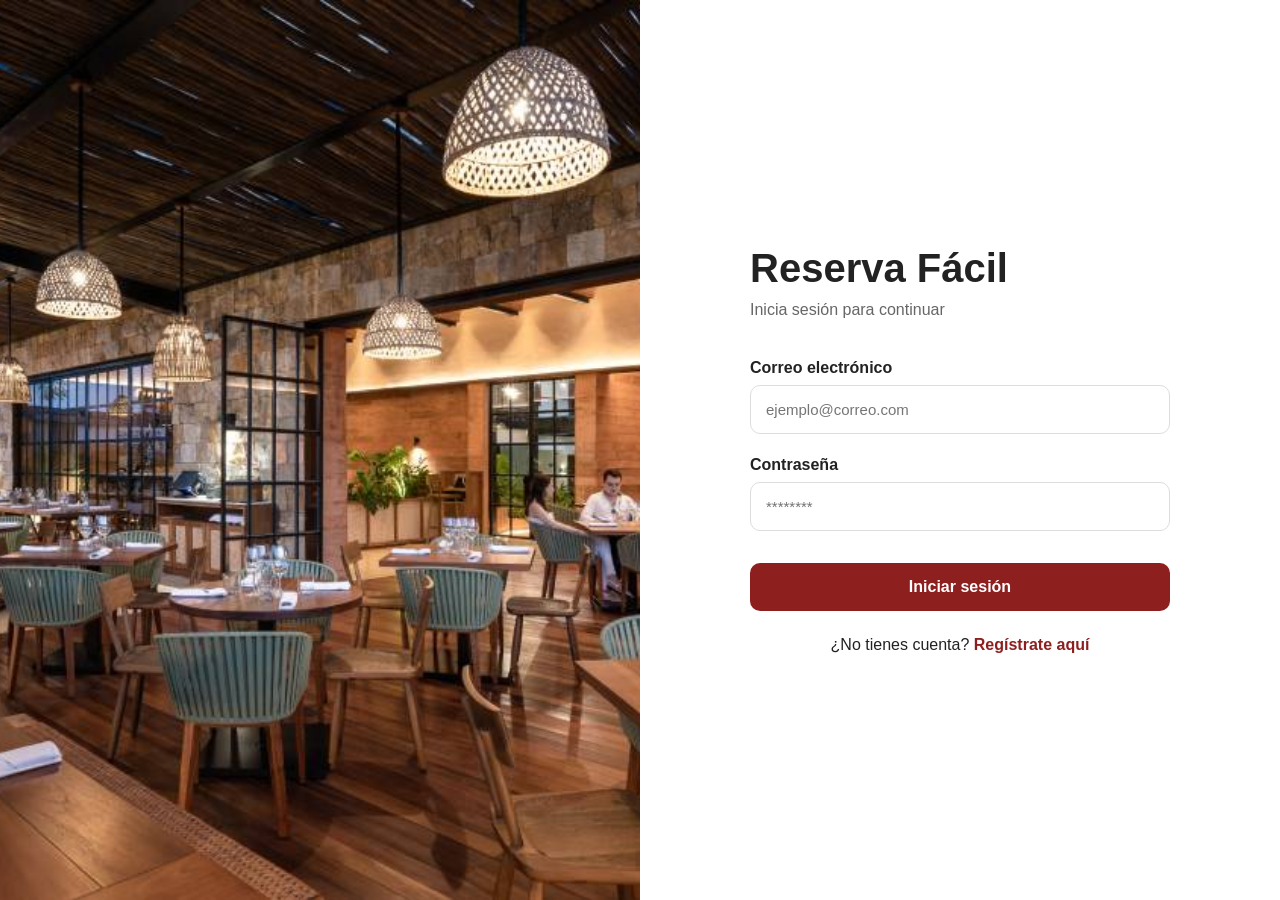
<file: index.html>
<!DOCTYPE html>
<html lang="es">

<head>
    <meta charset="UTF-8">
    <meta name="viewport" content="width=device-width, initial-scale=1.0">
    <title>Reserva Fácil | Iniciar sesión</title>

    <link rel="stylesheet" href="css/global.css">
    <link rel="stylesheet" href="css/auth.css">
</head>

<body>

    <div class="container">

        <!-- Imagen -->
        <div class="left">

            <img src="assets/img/restaurante.jpeg" alt="Restaurante">

        </div>

        <!-- Formulario -->
        <div class="right">

            <div class="login-box">

                <h1>Reserva Fácil</h1>

                <p class="subtitle">
                    Inicia sesión para continuar
                </p>

                <form id="formLogin">

                    <div class="input-group">

                        <label>Correo electrónico</label>

                        <input
                            id="correo"
                            type="email"
                            placeholder="ejemplo@correo.com"
                            required>

                    </div>

                    <div class="input-group">

                        <label>Contraseña</label>

                        <input
                            id="password"
                            type="password"
                            placeholder="********"
                            required>

                    </div>

                    <button type="submit">

                        Iniciar sesión

                    </button>

                </form>

                <p class="link">

                    ¿No tienes cuenta?

                    <a href="registro.html">

                        Regístrate aquí

                    </a>

                </p>

            </div>

        </div>

    </div>

    <script src="js/storage.js"></script>
    <script src="js/login.js"></script> 

</body>

</html>
</file>
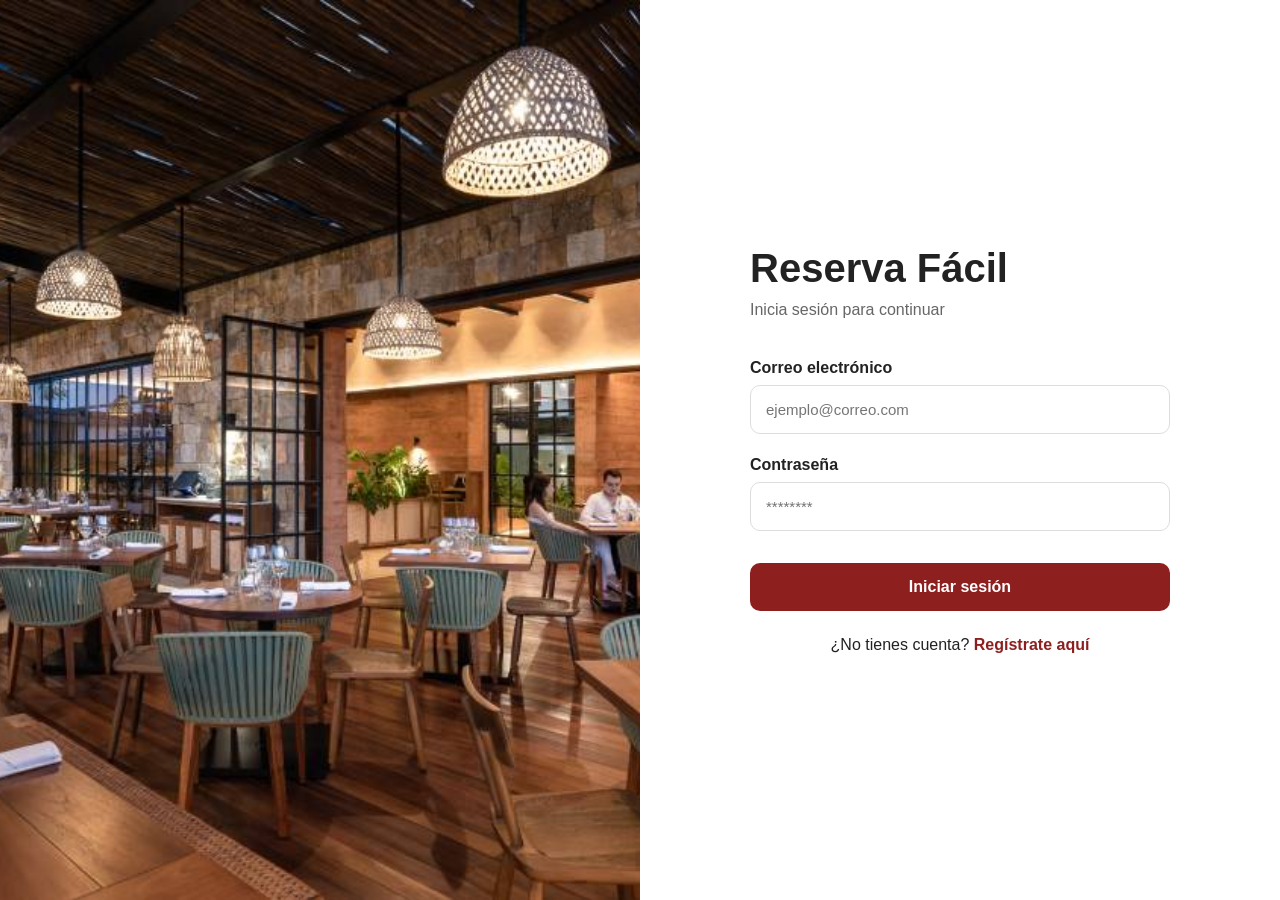
<file: confirmacion.html>
<!DOCTYPE html>
<html lang="es">

<head>

    <meta charset="UTF-8">

    <meta name="viewport" content="width=device-width, initial-scale=1.0">

    <title>Reserva Fácil | Confirmación</title>

    <link rel="stylesheet" href="css/global.css">
    <link rel="stylesheet" href="css/confirmacion.css">

    <link rel="stylesheet"
        href="https://cdnjs.cloudflare.com/ajax/libs/font-awesome/6.6.0/css/all.min.css">

</head>

<body>

    <main class="contenedor">

        <div class="check">

            <i class="fa-solid fa-circle-check"></i>

        </div>

        <h1>

            ¡Reserva confirmada!

        </h1>

        <p>

            Tu reservación se registró correctamente.

        </p>

        <div class="detalle">

            <div class="fila">

                <span>Restaurante</span>

                <strong id="restaurante"></strong>

            </div>

            <div class="fila">

                <span>Mesa</span>

                <strong id="mesa"></strong>

            </div>

            <div class="fila">

                <span>Fecha</span>

                <strong id="fecha"></strong>

            </div>

            <div class="fila">

                <span>Hora</span>

                <strong id="hora"></strong>

            </div>

        </div>

        <button id="volverInicio">

            Volver al inicio

        </button>

    </main>

    <script src="js/storage.js"></script>
    <script src="js/confirmacion.js"></script>

</body>

</html>
</file>
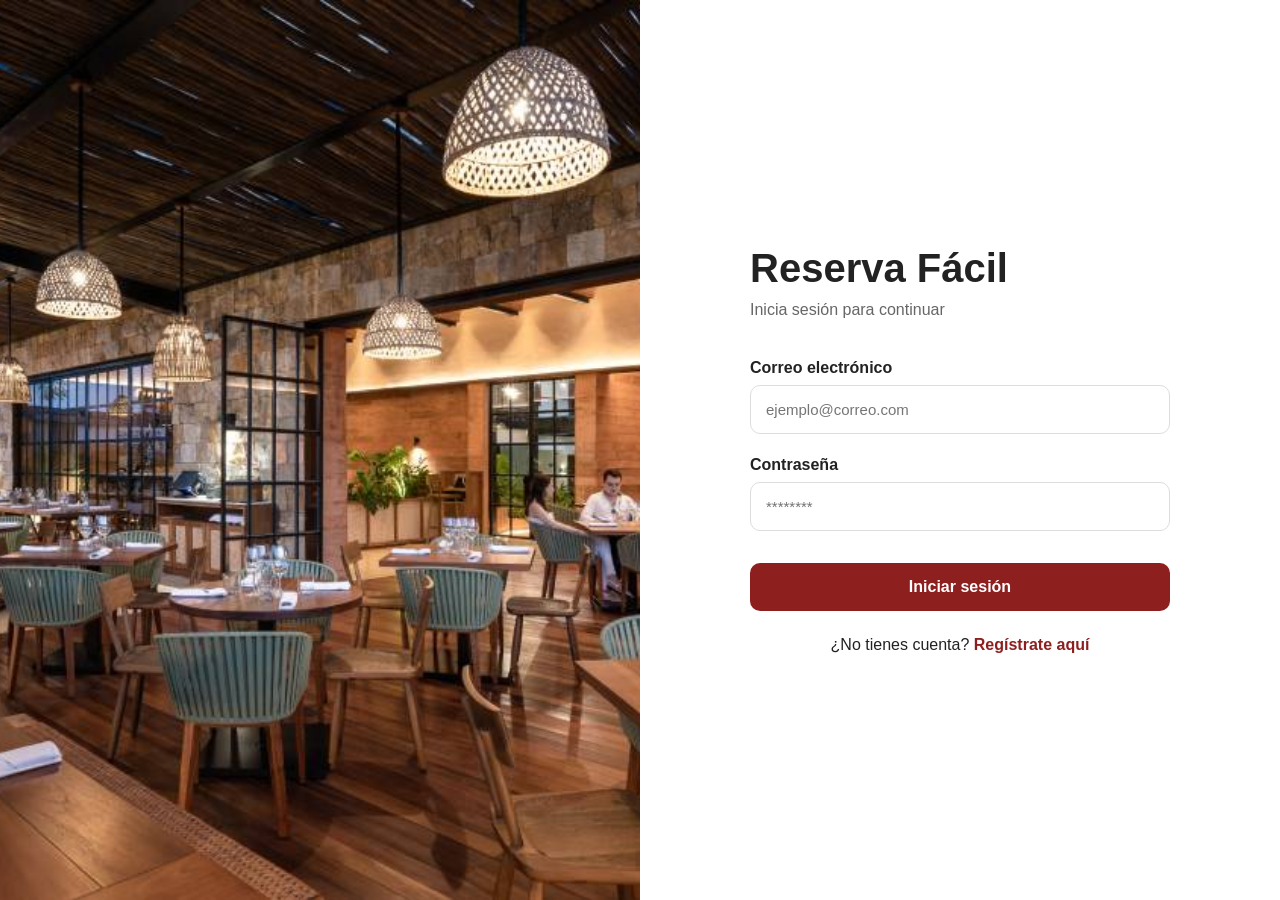
<file: detalle-restaurante.html>
<!DOCTYPE html>
<html lang="es">

<head>

    <meta charset="UTF-8">

    <meta name="viewport" content="width=device-width, initial-scale=1.0">

    <title>Reserva Fácil | Restaurante</title>

    <link rel="stylesheet" href="css/global.css">
    <link rel="stylesheet" href="css/detalle-restaurante.css">

    <link rel="stylesheet"
    href="https://cdnjs.cloudflare.com/ajax/libs/font-awesome/6.6.0/css/all.min.css">

</head>

<body>

<header>

    <button id="volver">

        <i class="fa-solid fa-arrow-left"></i>

    </button>

    <h2>Detalle del Restaurante</h2>

</header>

<main>

    <img
        src="assets/img/restaurante.jpeg"
        id="imagenRestaurante"
        class="imagenPrincipal"
        alt="Restaurante">

    <section class="informacion">

        <h1 id="nombreRestaurante"></h1>

        <p class="calificacion">

            ⭐⭐⭐⭐⭐ 4.8

        </p>

        <div class="datos">

            <p>

                🍽 <strong>Tipo:</strong>

                <span id="tipoComida">

                    Italiana

                </span>

            </p>

            <p>

                📍 <strong>Ubicación:</strong>

                Monterrey, Nuevo León

            </p>

            <p>

                🕒 <strong>Horario:</strong>

                1:00 PM - 11:00 PM

            </p>

        </div>

        <h3>

            Descripción

        </h3>

        <p id="descripcion">

            Restaurante familiar con platillos preparados al momento y ambiente acogedor.

        </p>

        <button id="reservar">

            Reservar mesa

        </button>

    </section>

</main>

<script src="js/storage.js"></script>
<script src="js/detalle-restaurante.js"></script>

</body>

</html>
</file>
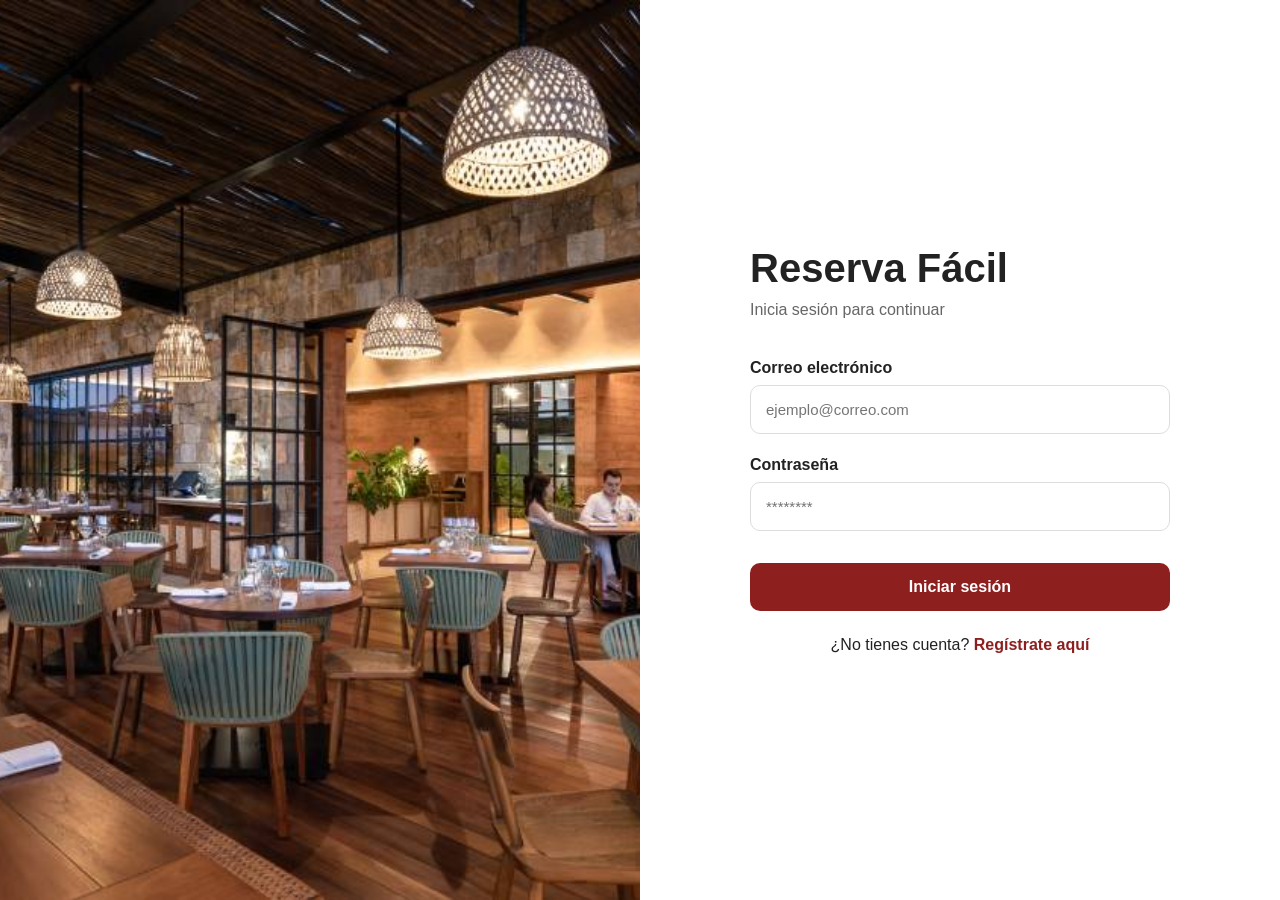
<file: inicio.html>
<!DOCTYPE html>
<html lang="es">

<head>

    <meta charset="UTF-8">

    <meta name="viewport" content="width=device-width, initial-scale=1.0">

    <title>Reserva Fácil | Inicio</title>

    <link rel="stylesheet" href="css/global.css">
    <link rel="stylesheet" href="css/inicio.css">

    <!-- Iconos -->
    <link rel="stylesheet"
        href="https://cdnjs.cloudflare.com/ajax/libs/font-awesome/6.6.0/css/all.min.css">

</head>

<body>

    <header>

    <div class="saludo">

        <div>

            <h2 id="nombreUsuario">Hola 👋</h2>

            <p>Encuentra tu restaurante favorito</p>

        </div>

        <div class="logout" id="cerrarSesion">

            <i class="fa-solid fa-right-from-bracket"></i>

        </div>

    </div>

</header>

    <main>

        <!-- Barra de búsqueda -->

        <div class="buscador">

            <i class="fa-solid fa-magnifying-glass"></i>

            <input
                type="text"
                placeholder="Buscar restaurante...">

        </div>

        <!-- Título -->

        <section class="titulo">

            <h3>Restaurantes populares</h3>

        </section>

        <!-- Tarjetas -->

        <section
            class="contenedor-restaurantes"
            id="contenedorRestaurantes">

        </section>

    </main>

    <!-- Barra inferior -->

    <nav>

    <a href="inicio.html" class="activo">

        <i class="fa-solid fa-house"></i>

        Inicio

    </a>

    <a href="mis-reservas.html">

        <i class="fa-solid fa-calendar-days"></i>

        Reservas

    </a>

    <a href="perfil.html">

        <i class="fa-solid fa-user"></i>

        Perfil

    </a>

</nav>

    <script src="js/storage.js"></script>
    <script src="js/inicio.js"></script>

</body>

</html>
</file>
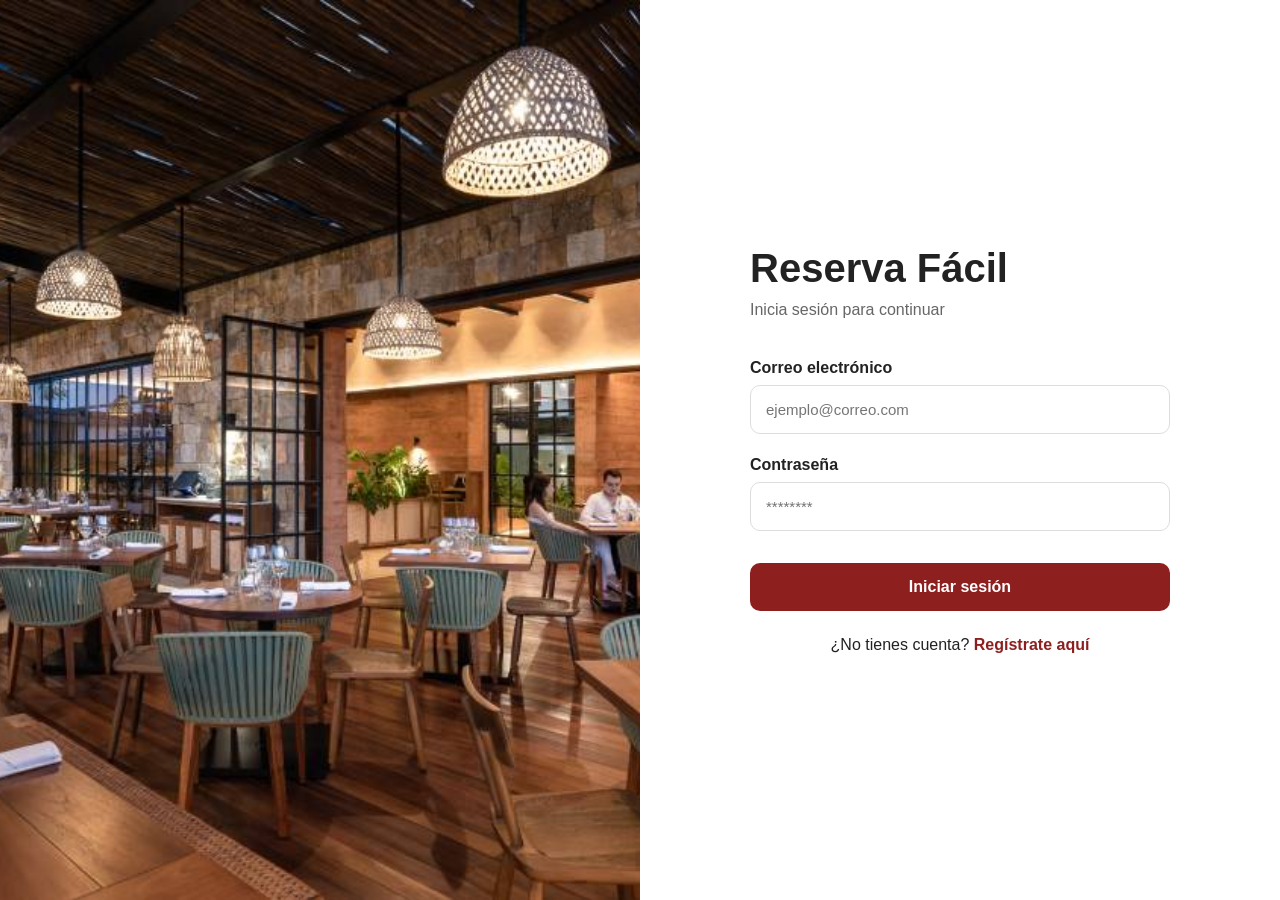
<file: mis-reservas.html>
<!DOCTYPE html>
<html lang="es">

<head>

    <meta charset="UTF-8">

    <meta name="viewport" content="width=device-width, initial-scale=1.0">

    <title>Reserva Fácil | Mis Reservas</title>

    <link rel="stylesheet" href="css/global.css">
    <link rel="stylesheet" href="css/reservas.css">

    <link rel="stylesheet"
    href="https://cdnjs.cloudflare.com/ajax/libs/font-awesome/6.6.0/css/all.min.css">

</head>

<body>

<header>

    <h2>

        Mis Reservas

    </h2>

</header>

<main>

    <div id="listaReservas">

    </div>

</main>

<nav>

    <a href="inicio.html">

        <i class="fa-solid fa-house"></i>

        Inicio

    </a>

    <a class="activo">

        <i class="fa-solid fa-calendar-days"></i>

        Reservas

    </a>

    <a href="perfil.html">

        <i class="fa-solid fa-user"></i>

        Perfil

    </a>

</nav>

<script src="js/storage.js"></script>
<script src="js/reservas.js"></script>

</body>

</html>
</file>
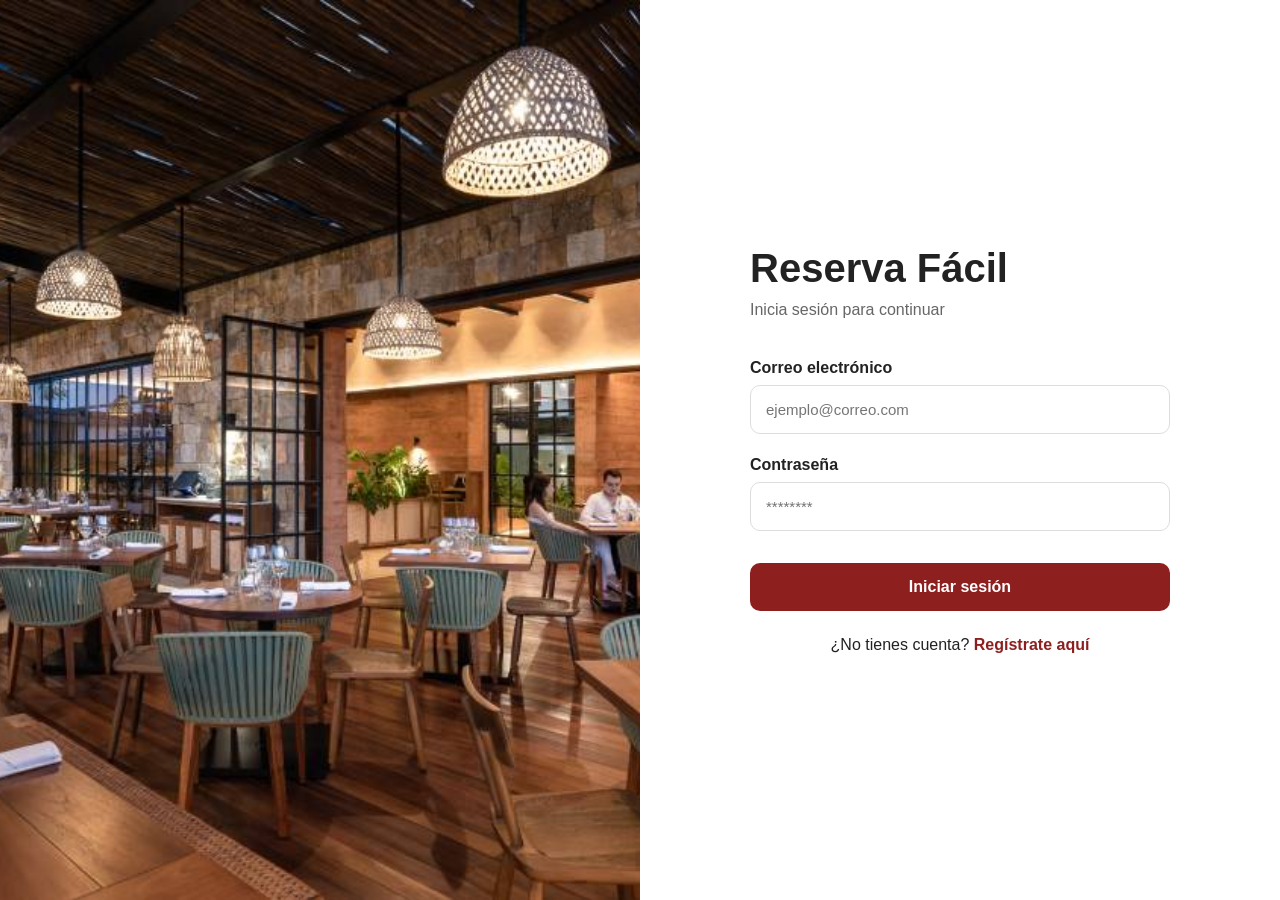
<file: perfil.html>
<!DOCTYPE html>
<html lang="es">

<head>

    <meta charset="UTF-8">

    <meta name="viewport" content="width=device-width, initial-scale=1.0">

    <title>Reserva Fácil | Perfil</title>

    <link rel="stylesheet" href="css/global.css">
    <link rel="stylesheet" href="css/perfil.css">

    <link rel="stylesheet"
    href="https://cdnjs.cloudflare.com/ajax/libs/font-awesome/6.6.0/css/all.min.css">

</head>

<body>

<header>

    <h2>Mi Perfil</h2>

</header>

<main>

    <div class="perfil">

        <div class="avatar">

            <i class="fa-solid fa-user"></i>

        </div>

        <h2 id="nombre"></h2>

        <p id="correo"></p>

    </div>

    <div class="estadisticas">

        <div class="dato">

            <h3 id="totalReservas">0</h3>

            <p>Reservas realizadas</p>

        </div>

    </div>

    <button id="cerrarSesion">

        Cerrar sesión

    </button>

</main>

<nav>

    <a href="inicio.html">

        <i class="fa-solid fa-house"></i>

        Inicio

    </a>

    <a href="mis-reservas.html">

        <i class="fa-solid fa-calendar-days"></i>

        Reservas

    </a>

    <a href="perfil.html" class="activo">

        <i class="fa-solid fa-user"></i>

        Perfil

    </a>

</nav>

<script src="js/storage.js"></script>
<script src="js/perfil.js"></script>

</body>

</html>
</file>
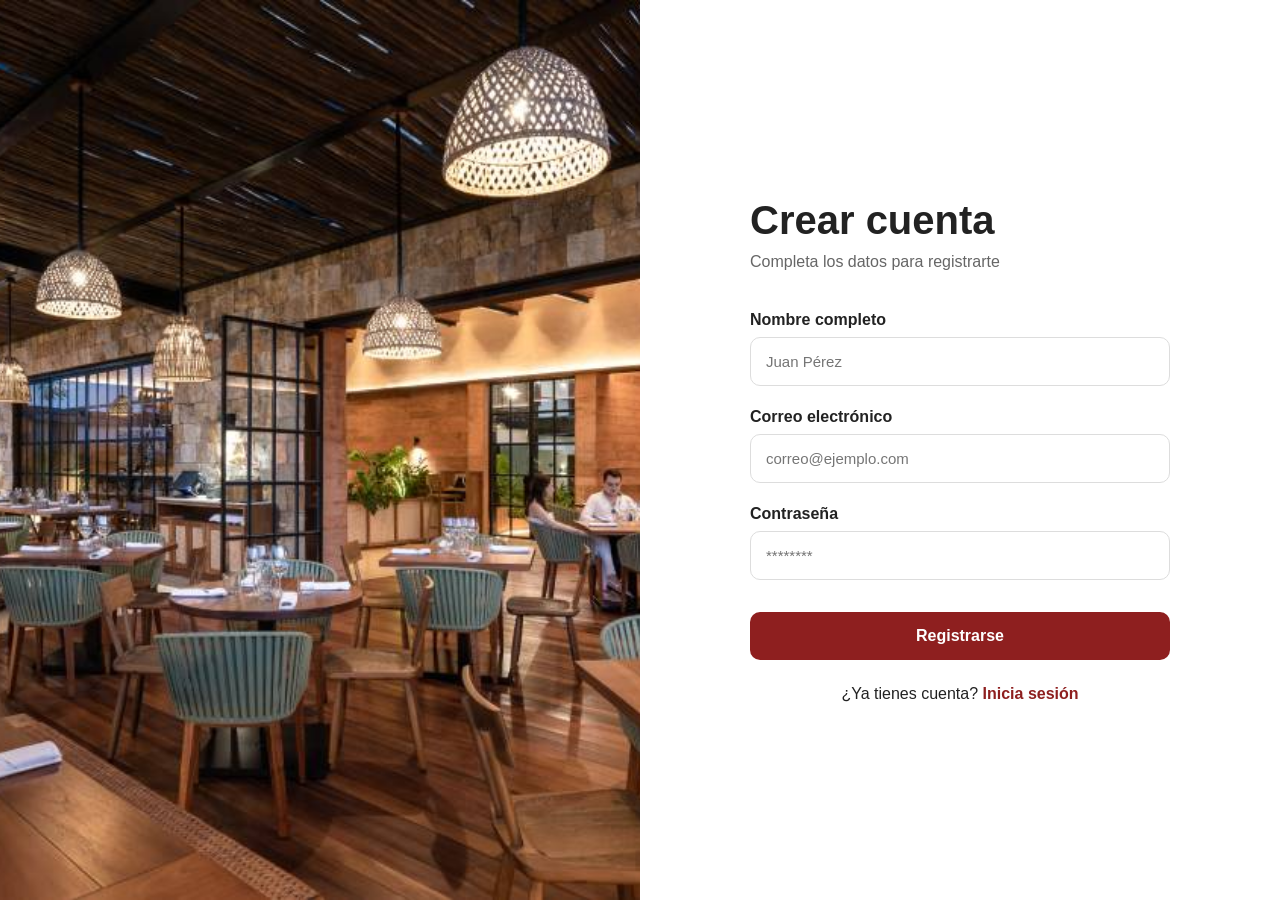
<file: registro.html>
<!DOCTYPE html>
<html lang="es">

<head>
    <meta charset="UTF-8">
    <meta name="viewport" content="width=device-width, initial-scale=1.0">
    <title>Reserva Fácil | Registro</title>

    <link rel="stylesheet" href="css/global.css">
    <link rel="stylesheet" href="css/auth.css">

</head>

<body>

    <div class="container">

        <div class="left">

            <img src="assets/img/restaurante.jpeg" alt="Restaurante">

        </div>

        <div class="right">

            <div class="login-box">

                <h1>Crear cuenta</h1>

                <p class="subtitle">
                    Completa los datos para registrarte
                </p>

                <form id="formRegistro">

                    <div class="input-group">

                        <label>Nombre completo</label>

                        <input
                            id="nombre"
                            type="text"
                            placeholder="Juan Pérez"
                            required>

                    </div>

                    <div class="input-group">

                        <label>Correo electrónico</label>

                        <input
                            id="correo"
                            type="email"
                            placeholder="correo@ejemplo.com"
                            required>

                    </div>

                    <div class="input-group">

                        <label>Contraseña</label>

                        <input
                            id="password"
                            type="password"
                            placeholder="********"
                            required>

                    </div>

                    <button type="submit">

                        Registrarse

                    </button>

                </form>

                <p class="link">

                    ¿Ya tienes cuenta?

                    <a href="index.html">

                        Inicia sesión

                    </a>

                </p>

            </div>

        </div>

    </div>

    <script src="js/storage.js"></script>
    <script src="js/registro.js"></script>

</body>

</html>
</file>
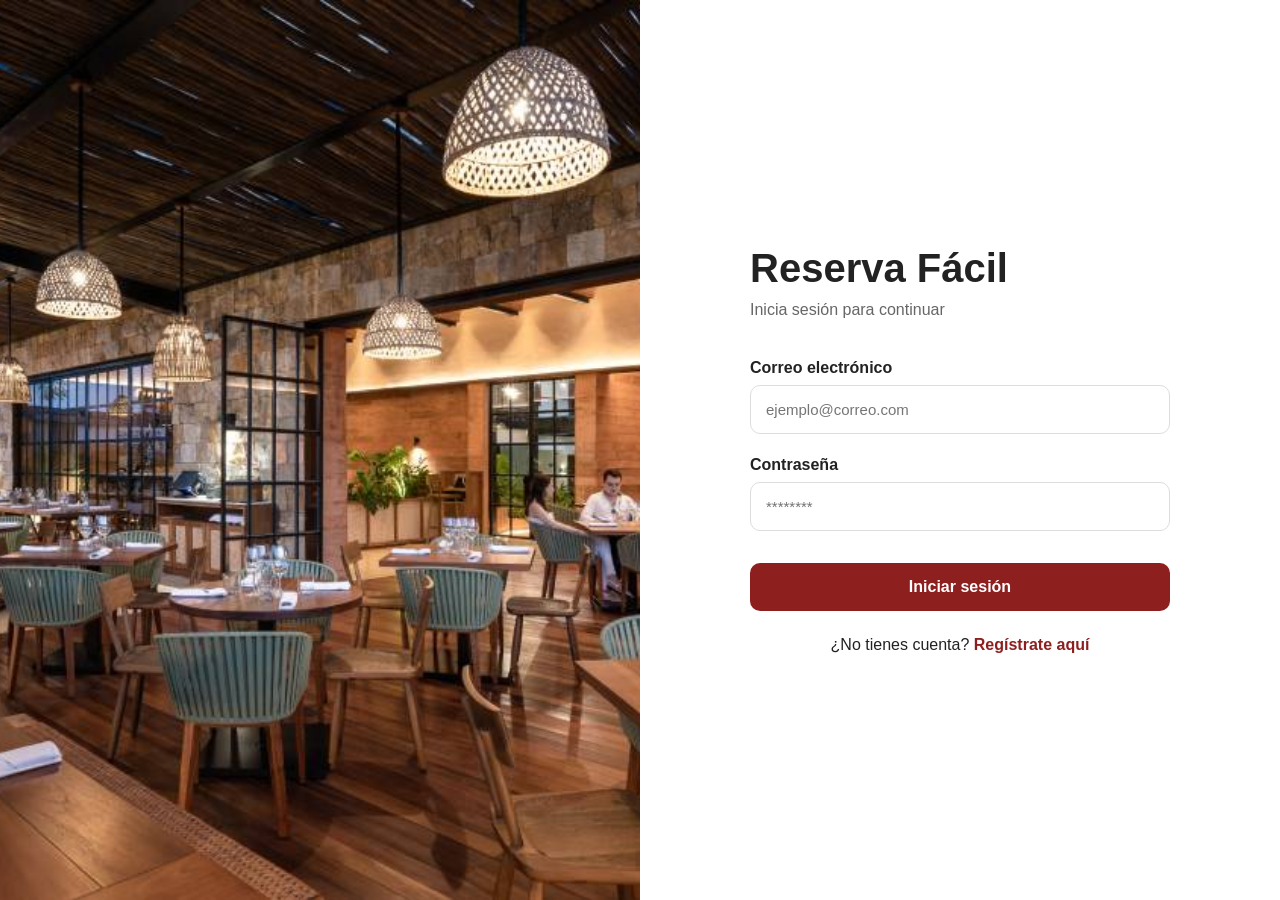
<file: seleccionar-mesa.html>
<!DOCTYPE html>
<html lang="es">

<head>

    <meta charset="UTF-8">

    <meta name="viewport" content="width=device-width, initial-scale=1.0">

    <title>Reserva Fácil | Reservar Mesa</title>

    <link rel="stylesheet" href="css/global.css">
    <link rel="stylesheet" href="css/mesa.css">

    <link rel="stylesheet"
    href="https://cdnjs.cloudflare.com/ajax/libs/font-awesome/6.6.0/css/all.min.css">

</head>

<body>

<header>

    <button id="volver">

        <i class="fa-solid fa-arrow-left"></i>

    </button>

    <div>

        <h2 id="nombreRestaurante"></h2>

        <p>Completa los datos de tu reserva</p>

    </div>

</header>

<main>

    <img
        src="assets/img/restaurante.jpeg"
        class="imagen-restaurante"
        alt="Restaurante">

    <section class="datosReserva">

        <div class="campo">

            <label>📅 Fecha</label>

            <input
                type="date"
                id="fecha">

        </div>

        <div class="campo">

            <label>🕒 Hora</label>

            <select id="hora">

                <option value="">Selecciona una hora</option>

                <option>6:00 PM</option>
                <option>6:30 PM</option>
                <option>7:00 PM</option>
                <option>7:30 PM</option>
                <option>8:00 PM</option>
                <option>8:30 PM</option>
                <option>9:00 PM</option>

            </select>

        </div>

        <div class="campo">

            <label>👥 Personas</label>

            <select id="personas">

                <option value="">Selecciona</option>

                <option value="1">1 Persona</option>
                <option value="2">2 Personas</option>
                <option value="3">3 Personas</option>
                <option value="4">4 Personas</option>
                <option value="5">5 Personas</option>
                <option value="6">6 Personas</option>
                <option value="7">7 Personas</option>
                <option value="8">8 Personas</option>

            </select>

        </div>

    </section>

    <h3 class="tituloMesas">

        Selecciona una mesa

    </h3>

    <div id="contenedorMesas" class="contenedorMesas">

    </div>

    <button
        id="confirmar"
        disabled>

        Confirmar reserva

    </button>

</main>

<script src="js/storage.js"></script>
<script src="js/mesa.js"></script>

</body>

</html>
</file>
<file: css/global.css>
/* ===========================
   RESET
=========================== */

*{
    margin:0;
    padding:0;
    box-sizing:border-box;
}

html{
    scroll-behavior:smooth;
}

body{
    font-family:Arial, Helvetica, sans-serif;
    background:#f4f4f4;
    color:#222;
}

/* ===========================
   VARIABLES
=========================== */

:root{

    --primary:#8E1F1F;
    --primary-hover:#741818;

    --gray:#666;
    --light:#F5F5F5;
    --border:#E4E4E4;
    --white:#FFF;

}

/* ===========================
   ELEMENTOS
=========================== */

a{
    text-decoration:none;
}

button{
    cursor:pointer;
    border:none;
    transition:.25s;
}

input{
    outline:none;
    font-size:15px;
}

img{
    display:block;
    width:100%;
}
</file>
<file: css/auth.css>
.container{

    width:100%;
    height:100vh;

    display:flex;

}

/* ===========================
   IMAGEN
=========================== */

.left{

    width:50%;
    overflow:hidden;

}

.left img{

    width:100%;
    height:100%;
    object-fit:cover;

}

/* ===========================
   FORMULARIO
=========================== */

.right{

    width:50%;
    display:flex;
    justify-content:center;
    align-items:center;

    background:white;

}

.login-box{

    width:420px;

}

.login-box h1{

    font-size:40px;
    margin-bottom:10px;

}

.subtitle{

    color:#666;
    margin-bottom:40px;

}

.input-group{

    display:flex;
    flex-direction:column;

    margin-bottom:22px;

}

.input-group label{

    font-weight:600;
    margin-bottom:8px;

}

.input-group input{

    padding:15px;

    border:1px solid #ddd;

    border-radius:10px;

    transition:.25s;

}

.input-group input:focus{

    border-color:var(--primary);

}

button{

    width:100%;

    padding:15px;

    border-radius:10px;

    background:var(--primary);

    color:white;

    font-size:16px;

    font-weight:bold;

    margin-top:10px;

}

button:hover{

    background:var(--primary-hover);

}

.link{

    margin-top:25px;

    text-align:center;

}

.link a{

    color:var(--primary);

    font-weight:bold;

}

/* ===========================
   RESPONSIVE
=========================== */

@media(max-width:900px){

    .left{

        display:none;

    }

    .right{

        width:100%;

    }

    .login-box{

        width:90%;

    }

}
</file>
<file: css/confirmacion.css>
/* ===========================
   GENERAL
=========================== */

body{

    background:#F5F5F5;
    font-family:Arial, Helvetica, sans-serif;

    display:flex;
    justify-content:center;
    align-items:center;

    min-height:100vh;

}

/* ===========================
   CONTENEDOR
=========================== */

.contenedor{

    width:90%;
    max-width:450px;

    background:white;

    border-radius:25px;

    padding:35px 30px;

    text-align:center;

    box-shadow:0 15px 40px rgba(0,0,0,.12);

}

/* ===========================
   ICONO
=========================== */

.check{

    font-size:90px;

    color:#27AE60;

    margin-bottom:20px;

}

h1{

    color:#27AE60;

    margin-bottom:10px;

}

p{

    color:#666;

    margin-bottom:30px;

}

/* ===========================
   DETALLES
=========================== */

.detalle{

    background:#F8F8F8;

    border-radius:18px;

    padding:20px;

    margin-bottom:30px;

}

.fila{

    display:flex;

    justify-content:space-between;

    padding:12px 0;

    border-bottom:1px solid #E5E5E5;

}

.fila:last-child{

    border:none;

}

.fila span{

    color:#777;

}

.fila strong{

    color:#222;

}

/* ===========================
   BOTÓN
=========================== */

#volverInicio{

    width:100%;

    padding:16px;

    border:none;

    border-radius:14px;

    background:#8E1F1F;

    color:white;

    font-size:17px;

    font-weight:bold;

    cursor:pointer;

    transition:.25s;

}

#volverInicio:hover{

    background:#6F1717;

}
</file>
<file: css/detalle-restaurante.css>
/* ===========================
   GENERAL
=========================== */

body{

    background:#F5F5F5;
    font-family:Arial, Helvetica, sans-serif;

}

/* ===========================
   HEADER
=========================== */

header{

    background:#8E1F1F;

    color:white;

    padding:20px;

    display:flex;

    align-items:center;

    gap:20px;

}

#volver{

    width:45px;

    height:45px;

    border:none;

    border-radius:50%;

    background:white;

    color:#8E1F1F;

    font-size:18px;

    cursor:pointer;

}

header h2{

    font-size:24px;

}

/* ===========================
   MAIN
=========================== */

main{

    padding:25px;

    padding-bottom:50px;

}

/* ===========================
   IMAGEN
=========================== */

.imagenPrincipal{

    width:100%;

    height:260px;

    object-fit:cover;

    border-radius:20px;

    box-shadow:0 10px 25px rgba(0,0,0,.15);

    margin-bottom:25px;

}

/* ===========================
   TARJETA
=========================== */

.informacion{

    background:white;

    border-radius:20px;

    padding:25px;

    box-shadow:0 8px 20px rgba(0,0,0,.08);

}

.informacion h1{

    font-size:30px;

    margin-bottom:10px;

}

.calificacion{

    color:#F4B400;

    font-size:18px;

    margin-bottom:20px;

}

.datos{

    margin-bottom:25px;

}

.datos p{

    margin-bottom:12px;

    color:#444;

    font-size:16px;

}

.informacion h3{

    margin-bottom:12px;

    color:#8E1F1F;

}

#descripcion{

    line-height:1.6;

    color:#666;

    margin-bottom:30px;

}

/* ===========================
   BOTÓN
=========================== */

#reservar{

    width:100%;

    padding:16px;

    background:#8E1F1F;

    color:white;

    border:none;

    border-radius:14px;

    font-size:17px;

    font-weight:bold;

    cursor:pointer;

    transition:.3s;

}

#reservar:hover{

    background:#6E1717;

    transform:translateY(-2px);

}
</file>
<file: css/inicio.css>
/* ===========================
   GENERAL
=========================== */

body{
    background:#f5f5f5;
    font-family:Arial, Helvetica, sans-serif;
}

header{

    background:#8E1F1F;
    color:white;

    padding:50px 25px 90px;

    border-bottom-left-radius:35px;
    border-bottom-right-radius:35px;

    position:relative;

}

.saludo{

    display:flex;
    justify-content:space-between;
    align-items:center;

}

.saludo h2{

    font-size:30px;
    margin-bottom:8px;

}

.saludo p{

    opacity:.9;
    font-size:16px;

}

.logout{

    width:50px;
    height:50px;

    border-radius:50%;

    background:rgba(255,255,255,.15);

    display:flex;
    justify-content:center;
    align-items:center;

    font-size:22px;

    cursor:pointer;

}

/* ===========================
   MAIN
=========================== */

main{

    margin-top:-55px;

    padding:0 22px 120px;

}

/* ===========================
   BUSCADOR
=========================== */

.buscador{

    background:white;

    border-radius:18px;

    display:flex;
    align-items:center;

    gap:15px;

    padding:18px 20px;

    box-shadow:0 10px 30px rgba(0,0,0,.12);

}

.buscador i{

    color:#8E1F1F;
    font-size:20px;

}

.buscador input{

    width:100%;
    border:none;
    background:none;
    font-size:16px;

}

/* ===========================
   TITULO
=========================== */

.titulo{

    margin:35px 0 20px;

}

.titulo h3{

    font-size:24px;

}

/* ===========================
   TARJETAS
=========================== */

.contenedor-restaurantes{

    display:flex;
    flex-direction:column;
    gap:25px;

}

.card{

    background:white;

    border-radius:22px;

    overflow:hidden;

    box-shadow:0 10px 25px rgba(0,0,0,.08);

    transition:.25s;

}

.card:hover{

    transform:translateY(-5px);

}

.card img{

    width:100%;
    height:220px;

    object-fit:cover;

}

.info{

    padding:18px;

}

.top-info{

    display:flex;

    justify-content:space-between;

    align-items:center;

    margin-bottom:10px;

}

.rating{

    background:#FFF5D8;

    color:#D18D00;

    padding:6px 12px;

    border-radius:50px;

    font-size:14px;

    font-weight:bold;

}

.tipo{

    color:#777;
    font-size:14px;

}

.info h3{

    font-size:24px;

    margin-bottom:8px;

}

.ubicacion{

    color:#888;

    margin-bottom:20px;

}

.reservar{

    width:100%;

    background:#8E1F1F;

    color:white;

    padding:14px;

    border-radius:12px;

    font-weight:bold;

    transition:.25s;

}

.reservar:hover{

    background:#731818;

}

/* ===========================
   NAVBAR
=========================== */

nav{

    position:fixed;

    bottom:20px;

    left:50%;

    transform:translateX(-50%);

    width:90%;

    background:white;

    border-radius:22px;

    display:flex;

    justify-content:space-around;

    padding:18px;

    box-shadow:0 12px 35px rgba(0,0,0,.15);

}

nav a{

    display:flex;

    flex-direction:column;

    align-items:center;

    gap:6px;

    color:#888;

}

nav i{

    font-size:22px;

}

.activo{

    color:#8E1F1F;

}

/* ===========================
   RESPONSIVE
=========================== */

@media(max-width:768px){

    .card img{

        height:180px;

    }

}
</file>
<file: css/reservas.css>
/* ===========================
   GENERAL
=========================== */

body{

    background:#F5F5F5;
    font-family:Arial, Helvetica, sans-serif;

}

/* ===========================
   HEADER
=========================== */

header{

    background:#8E1F1F;
    color:white;

    padding:35px 25px;

    border-bottom-left-radius:30px;
    border-bottom-right-radius:30px;

}

header h2{

    font-size:28px;

}

/* ===========================
   MAIN
=========================== */

main{

    padding:25px;
    padding-bottom:120px;

}

/* ===========================
   TARJETAS
=========================== */

.cardReserva{

    background:white;

    border-radius:20px;

    padding:20px;

    margin-bottom:20px;

    box-shadow:0 8px 20px rgba(0,0,0,.08);

}

.cardReserva h3{

    color:#8E1F1F;

    margin-bottom:12px;

}

.cardReserva p{

    margin:8px 0;

    color:#555;

}

.sinReservas{

    text-align:center;

    margin-top:80px;

    color:#888;

}

.sinReservas i{

    font-size:70px;

    margin-bottom:20px;

    color:#BBBBBB;

}

/* ===========================
   NAVBAR
=========================== */

nav{

    position:fixed;

    bottom:20px;

    left:50%;

    transform:translateX(-50%);

    width:90%;

    background:white;

    border-radius:22px;

    display:flex;

    justify-content:space-around;

    padding:18px;

    box-shadow:0 12px 35px rgba(0,0,0,.15);

}

nav a{

    display:flex;

    flex-direction:column;

    align-items:center;

    gap:6px;

    color:#888;

    text-decoration:none;

}

nav i{

    font-size:22px;

}

.activo{

    color:#8E1F1F;

}
</file>
<file: css/perfil.css>
/* ===========================
   GENERAL
=========================== */

body{

    background:#F5F5F5;
    font-family:Arial, Helvetica, sans-serif;

}

/* ===========================
   HEADER
=========================== */

header{

    background:#8E1F1F;

    color:white;

    padding:35px 25px;

    border-bottom-left-radius:30px;
    border-bottom-right-radius:30px;

}

header h2{

    font-size:28px;

}

/* ===========================
   MAIN
=========================== */

main{

    padding:30px;

    padding-bottom:120px;

}

/* ===========================
   PERFIL
=========================== */

.perfil{

    background:white;

    border-radius:25px;

    padding:30px;

    text-align:center;

    box-shadow:0 10px 25px rgba(0,0,0,.08);

    margin-bottom:25px;

}

.avatar{

    width:110px;
    height:110px;

    border-radius:50%;

    background:#8E1F1F;

    color:white;

    display:flex;

    justify-content:center;
    align-items:center;

    margin:auto;

    font-size:45px;

    margin-bottom:20px;

}

.perfil h2{

    margin-bottom:8px;

}

.perfil p{

    color:#777;

}

/* ===========================
   ESTADÍSTICAS
=========================== */

.estadisticas{

    background:white;

    border-radius:20px;

    padding:25px;

    box-shadow:0 10px 25px rgba(0,0,0,.08);

    margin-bottom:30px;

    text-align:center;

}

.estadisticas h3{

    font-size:40px;

    color:#8E1F1F;

    margin-bottom:10px;

}

.estadisticas p{

    color:#777;

}

/* ===========================
   BOTÓN
=========================== */

#cerrarSesion{

    width:100%;

    padding:16px;

    border:none;

    border-radius:14px;

    background:#8E1F1F;

    color:white;

    font-size:17px;

    font-weight:bold;

    cursor:pointer;

}

/* ===========================
   NAVBAR
=========================== */

nav{

    position:fixed;

    bottom:20px;

    left:50%;

    transform:translateX(-50%);

    width:90%;

    background:white;

    border-radius:22px;

    display:flex;

    justify-content:space-around;

    padding:18px;

    box-shadow:0 12px 35px rgba(0,0,0,.15);

}

nav a{

    display:flex;

    flex-direction:column;

    align-items:center;

    gap:6px;

    color:#888;

    text-decoration:none;

}

nav i{

    font-size:22px;

}

.activo{

    color:#8E1F1F;

}
</file>
<file: css/mesa.css>
/* ===========================
   GENERAL
=========================== */

body{
    background:#F5F5F5;
    font-family:Arial, Helvetica, sans-serif;
}

/* ===========================
   HEADER
=========================== */

header{

    background:#8E1F1F;
    color:white;

    padding:25px;

    display:flex;
    align-items:center;
    gap:20px;

}

#volver{

    width:45px;
    height:45px;

    border:none;

    border-radius:50%;

    background:white;

    color:#8E1F1F;

    cursor:pointer;

    font-size:18px;

    flex-shrink:0;

}

header h2{

    font-size:28px;
    margin-bottom:5px;

}

header p{

    opacity:.9;

}

/* ===========================
   MAIN
=========================== */

main{

    padding:25px;
    padding-bottom:50px;

}

/* ===========================
   IMAGEN
=========================== */

.imagen-restaurante{

    width:100%;
    height:220px;

    object-fit:cover;

    border-radius:20px;

    margin-bottom:25px;

}

/* ===========================
   DATOS
=========================== */

.datosReserva{

    background:white;

    padding:20px;

    border-radius:20px;

    box-shadow:0 8px 20px rgba(0,0,0,.08);

    margin-bottom:30px;

}

.campo{

    display:flex;

    flex-direction:column;

    margin-bottom:18px;

}

.campo:last-child{

    margin-bottom:0;

}

.campo label{

    font-weight:bold;

    margin-bottom:8px;

}

.campo input,
.campo select{

    padding:14px;

    border:1px solid #DDD;

    border-radius:12px;

    font-size:16px;

}

/* ===========================
   TITULO
=========================== */

.tituloMesas{

    margin-bottom:20px;

    color:#333;

}

/* ===========================
   GRID MESAS
=========================== */

.contenedorMesas{

    display:grid;

    grid-template-columns:repeat(2,1fr);

    gap:18px;

    margin-bottom:35px;

}

/* ===========================
   TARJETA MESA
=========================== */

.mesa{

    background:white;

    border-radius:18px;

    padding:18px;

    text-align:center;

    box-shadow:0 8px 20px rgba(0,0,0,.08);

    cursor:pointer;

    transition:.25s;

    border:3px solid transparent;

}

.mesa:hover{

    transform:translateY(-5px);

}

.mesa h4{

    font-size:20px;

    margin-bottom:10px;

}

.capacidad{

    color:#666;

    margin-bottom:10px;

}

.estado{

    font-weight:bold;

}

/* Disponible */

.disponible .estado{

    color:#27AE60;

}

/* Ocupada */

.ocupada{

    background:#F2F2F2;

    cursor:not-allowed;

    opacity:.6;

}

.ocupada .estado{

    color:#E74C3C;

}

/* Seleccionada */

.seleccionada{

    border:3px solid #8E1F1F;

    background:#FFF6F6;

}

/* ===========================
   BOTON
=========================== */

#confirmar{

    width:100%;

    padding:16px;

    border:none;

    border-radius:14px;

    background:#8E1F1F;

    color:white;

    font-size:17px;

    font-weight:bold;

    cursor:pointer;

    transition:.25s;

}

#confirmar:disabled{

    background:#B8B8B8;

    cursor:not-allowed;

}

#confirmar:not(:disabled):hover{

    background:#721818;

}
</file>
